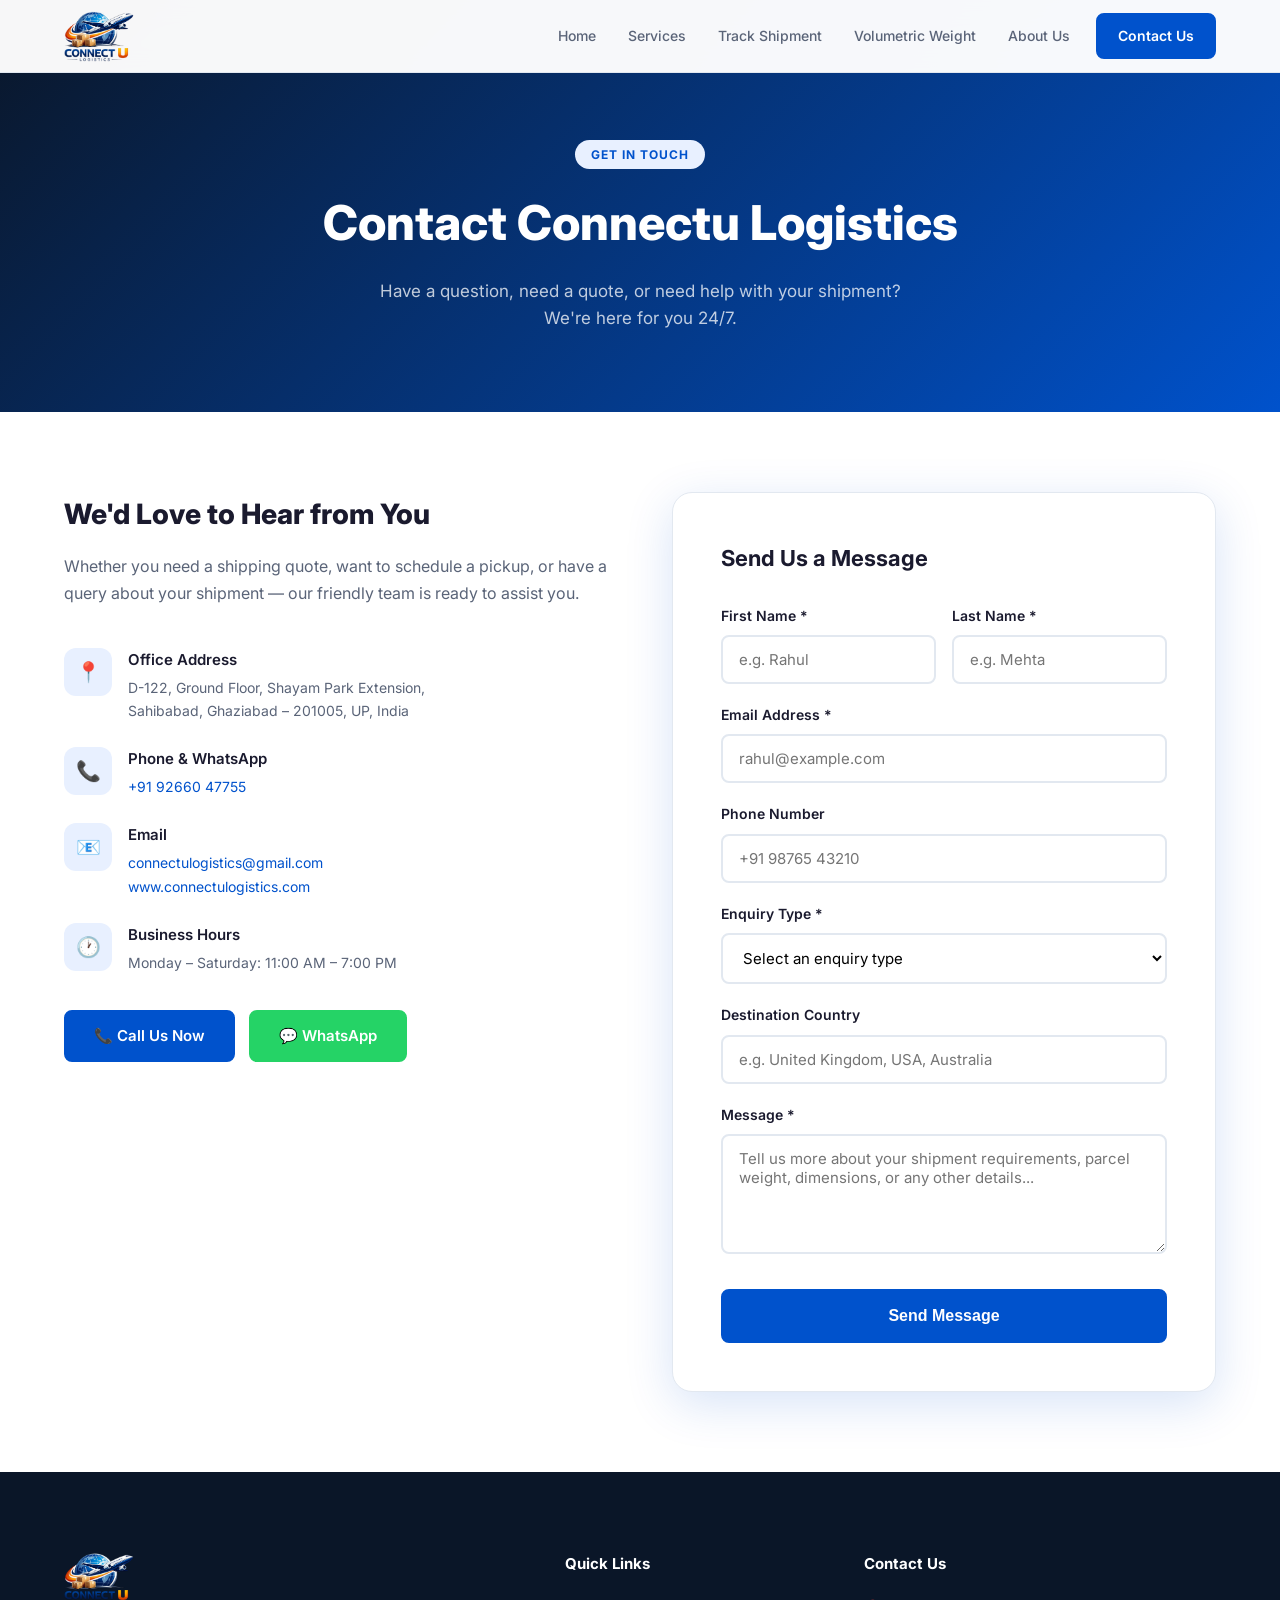
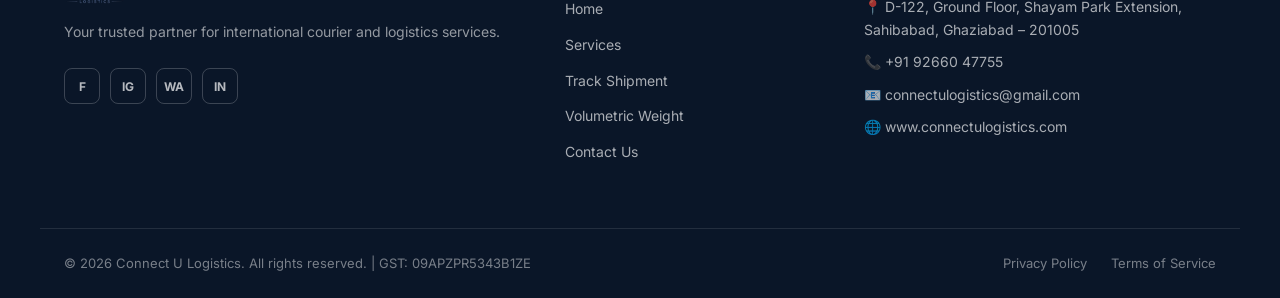
<file: contact.html>
<!DOCTYPE html>
<html lang="en">
<head>
  <meta charset="UTF-8" />
  <meta name="viewport" content="width=device-width, initial-scale=1.0" />
  <title>Contact Us – Connectu Logistics</title>
  <meta name="description" content="Get in touch with Connectu Logistics for shipping quotes, enquiries, or support. We're here to help 24/7." />
  <link rel="stylesheet" href="style.css" />
  <link href="https://fonts.googleapis.com/css2?family=Inter:wght@300;400;500;600;700;800&display=swap" rel="stylesheet" />
</head>
<body>

  <!-- HEADER -->
  <header class="header" id="header">
    <div class="container header-inner">
      <a href="index.html" class="logo">
        <img src="logo.png" alt="Connect U Logistics" class="logo-img" />
      </a>
      <nav class="nav" id="nav">
        <a href="index.html" class="nav-link">Home</a>
        <a href="index.html#services" class="nav-link">Services</a>
        <a href="tracking.html" class="nav-link">Track Shipment</a>
        <a href="volumetric.html" class="nav-link">Volumetric Weight</a>
        <a href="index.html#about" class="nav-link">About Us</a>
        <a href="contact.html" class="btn btn-primary nav-cta active">Contact Us</a>
      </nav>
      <button class="hamburger" id="hamburger" aria-label="Toggle menu">
        <span></span><span></span><span></span>
      </button>
    </div>
  </header>

  <!-- PAGE HERO -->
  <section class="page-hero">
    <div class="container">
      <span class="section-badge" style="margin-bottom:16px; display:inline-block;">Get In Touch</span>
      <h1>Contact Connectu Logistics</h1>
      <p>Have a question, need a quote, or need help with your shipment? We're here for you 24/7.</p>
    </div>
  </section>

  <!-- CONTACT SECTION -->
  <section class="contact-section">
    <div class="container">
      <div class="contact-grid">

        <!-- Contact Info -->
        <div class="contact-info">
          <h2>We'd Love to Hear from You</h2>
          <p>Whether you need a shipping quote, want to schedule a pickup, or have a query about your shipment — our friendly team is ready to assist you.</p>

          <div class="contact-details">
            <div class="contact-detail">
              <div class="contact-detail-icon">📍</div>
              <div>
                <h4>Office Address</h4>
                <p>D-122, Ground Floor, Shayam Park Extension,<br />Sahibabad, Ghaziabad – 201005, UP, India</p>
              </div>
            </div>
            <div class="contact-detail">
              <div class="contact-detail-icon">📞</div>
              <div>
                <h4>Phone & WhatsApp</h4>
                <p><a href="tel:+919266047755" style="color:var(--primary);">+91 92660 47755</a></p>
              </div>
            </div>
            <div class="contact-detail">
              <div class="contact-detail-icon">📧</div>
              <div>
                <h4>Email</h4>
                <p><a href="mailto:connectulogistics@gmail.com" style="color:var(--primary);">connectulogistics@gmail.com</a></p>
                <p><a href="https://www.connectulogistics.com" style="color:var(--primary);">www.connectulogistics.com</a></p>
              </div>
            </div>
            <div class="contact-detail">
              <div class="contact-detail-icon">🕐</div>
              <div>
                <h4>Business Hours</h4>
                <p>Monday – Saturday: 11:00 AM – 7:00 PM</p>
              </div>
            </div>
          </div>

          <!-- Quick contact buttons -->
          <div style="margin-top:36px; display:flex; gap:14px; flex-wrap:wrap;">
            <a href="tel:+919266047755" class="btn btn-primary">📞 Call Us Now</a>
            <a href="https://wa.me/919266047755" class="btn" style="background:#25D366; color:#fff; border-color:#25D366;">💬 WhatsApp</a>
          </div>
        </div>

        <!-- Contact Form -->
        <div class="contact-form-card">
          <h3>Send Us a Message</h3>
          <form id="contactForm" action="https://formspree.io/f/mpqbndzb" method="POST">
            <div class="form-row">
              <div class="form-group">
                <label>First Name *</label>
                <input type="text" name="first_name" placeholder="e.g. Rahul" required />
              </div>
              <div class="form-group">
                <label>Last Name *</label>
                <input type="text" name="last_name" placeholder="e.g. Mehta" required />
              </div>
            </div>
            <div class="form-group">
              <label>Email Address *</label>
              <input type="email" name="email" placeholder="rahul@example.com" required />
            </div>
            <div class="form-group">
              <label>Phone Number</label>
              <input type="tel" name="phone" placeholder="+91 98765 43210" />
            </div>
            <div class="form-group">
              <label>Enquiry Type *</label>
              <select name="enquiry_type" required>
                <option value="">Select an enquiry type</option>
                <option>Shipping Quote</option>
                <option>Schedule Pickup</option>
                <option>Track My Shipment</option>
                <option>Customs / Documentation</option>
                <option>Complaint / Feedback</option>
                <option>General Enquiry</option>
              </select>
            </div>
            <div class="form-group">
              <label>Destination Country</label>
              <input type="text" name="destination" placeholder="e.g. United Kingdom, USA, Australia" />
            </div>
            <div class="form-group">
              <label>Message *</label>
              <textarea name="message" placeholder="Tell us more about your shipment requirements, parcel weight, dimensions, or any other details..." required></textarea>
            </div>
            <input type="hidden" name="_subject" value="New Enquiry – Connectu Logistics Website" />
            <input type="hidden" name="_replyto" value="connectulogistics@gmail.com" />
            <button type="submit" class="btn btn-primary form-submit">Send Message</button>
          </form>
          <div id="formSuccess" style="display:none; margin-top:20px; background:var(--primary-light); border:1px solid rgba(0,82,204,0.3); border-radius:var(--radius); padding:20px; text-align:center;">
            <div style="font-size:36px; margin-bottom:8px;">✅</div>
            <h4 style="color:var(--primary); margin-bottom:4px;">Message Sent Successfully!</h4>
            <p style="font-size:14px; color:var(--text-muted);">Thank you for contacting us. Our team will get back to you within 24 hours.</p>
          </div>
        </div>

      </div>

    </div>
  </section>

  <!-- FOOTER -->
  <footer class="footer">
    <div class="container footer-grid">
      <div class="footer-brand">
        <a href="index.html" class="logo logo-white">
          <img src="logo.png" alt="Connect U Logistics" class="logo-img" />
        </a>
        <p>Your trusted partner for international courier and logistics services.</p>
        <div class="social-links">
          <a href="#" class="social-link">f</a>
          <a href="#" class="social-link">ig</a>
          <a href="#" class="social-link">wa</a>
          <a href="#" class="social-link">in</a>
        </div>
      </div>
      <div class="footer-col">
        <h4>Quick Links</h4>
        <ul>
          <li><a href="index.html">Home</a></li>
          <li><a href="index.html#services">Services</a></li>
          <li><a href="tracking.html">Track Shipment</a></li>
          <li><a href="volumetric.html">Volumetric Weight</a></li>
          <li><a href="contact.html">Contact Us</a></li>
        </ul>
      </div>
      <div class="footer-col">
        <h4>Contact Us</h4>
        <ul class="contact-list">
          <li>📍 D-122, Ground Floor, Shayam Park Extension, Sahibabad, Ghaziabad – 201005</li>
          <li>📞 <a href="tel:+919266047755">+91 92660 47755</a></li>
          <li>📧 <a href="mailto:connectulogistics@gmail.com">connectulogistics@gmail.com</a></li>
          <li>🌐 <a href="https://www.connectulogistics.com">www.connectulogistics.com</a></li>
        </ul>
      </div>
    </div>
    <div class="footer-bottom">
      <div class="container footer-bottom-inner">
        <p>© 2026 Connect U Logistics. All rights reserved. | GST: 09APZPR5343B1ZE</p>
        <div class="footer-links">
          <a href="#">Privacy Policy</a>
          <a href="#">Terms of Service</a>
        </div>
      </div>
    </div>
  </footer>

  <script src="script.js"></script>
  <script>
    var form = document.getElementById('contactForm');
    form.addEventListener('submit', function(e) {
      e.preventDefault();
      var data = new FormData(form);
      fetch(form.action, {
        method: 'POST',
        body: data,
        headers: { 'Accept': 'application/json' }
      }).then(function(response) {
        if (response.ok) {
          form.style.display = 'none';
          document.getElementById('formSuccess').style.display = 'block';
        } else {
          alert('Something went wrong. Please email us directly at connectulogistics@gmail.com');
        }
      }).catch(function() {
        alert('Something went wrong. Please email us directly at connectulogistics@gmail.com');
      });
    });
  </script>
</body>
</html>
</file>
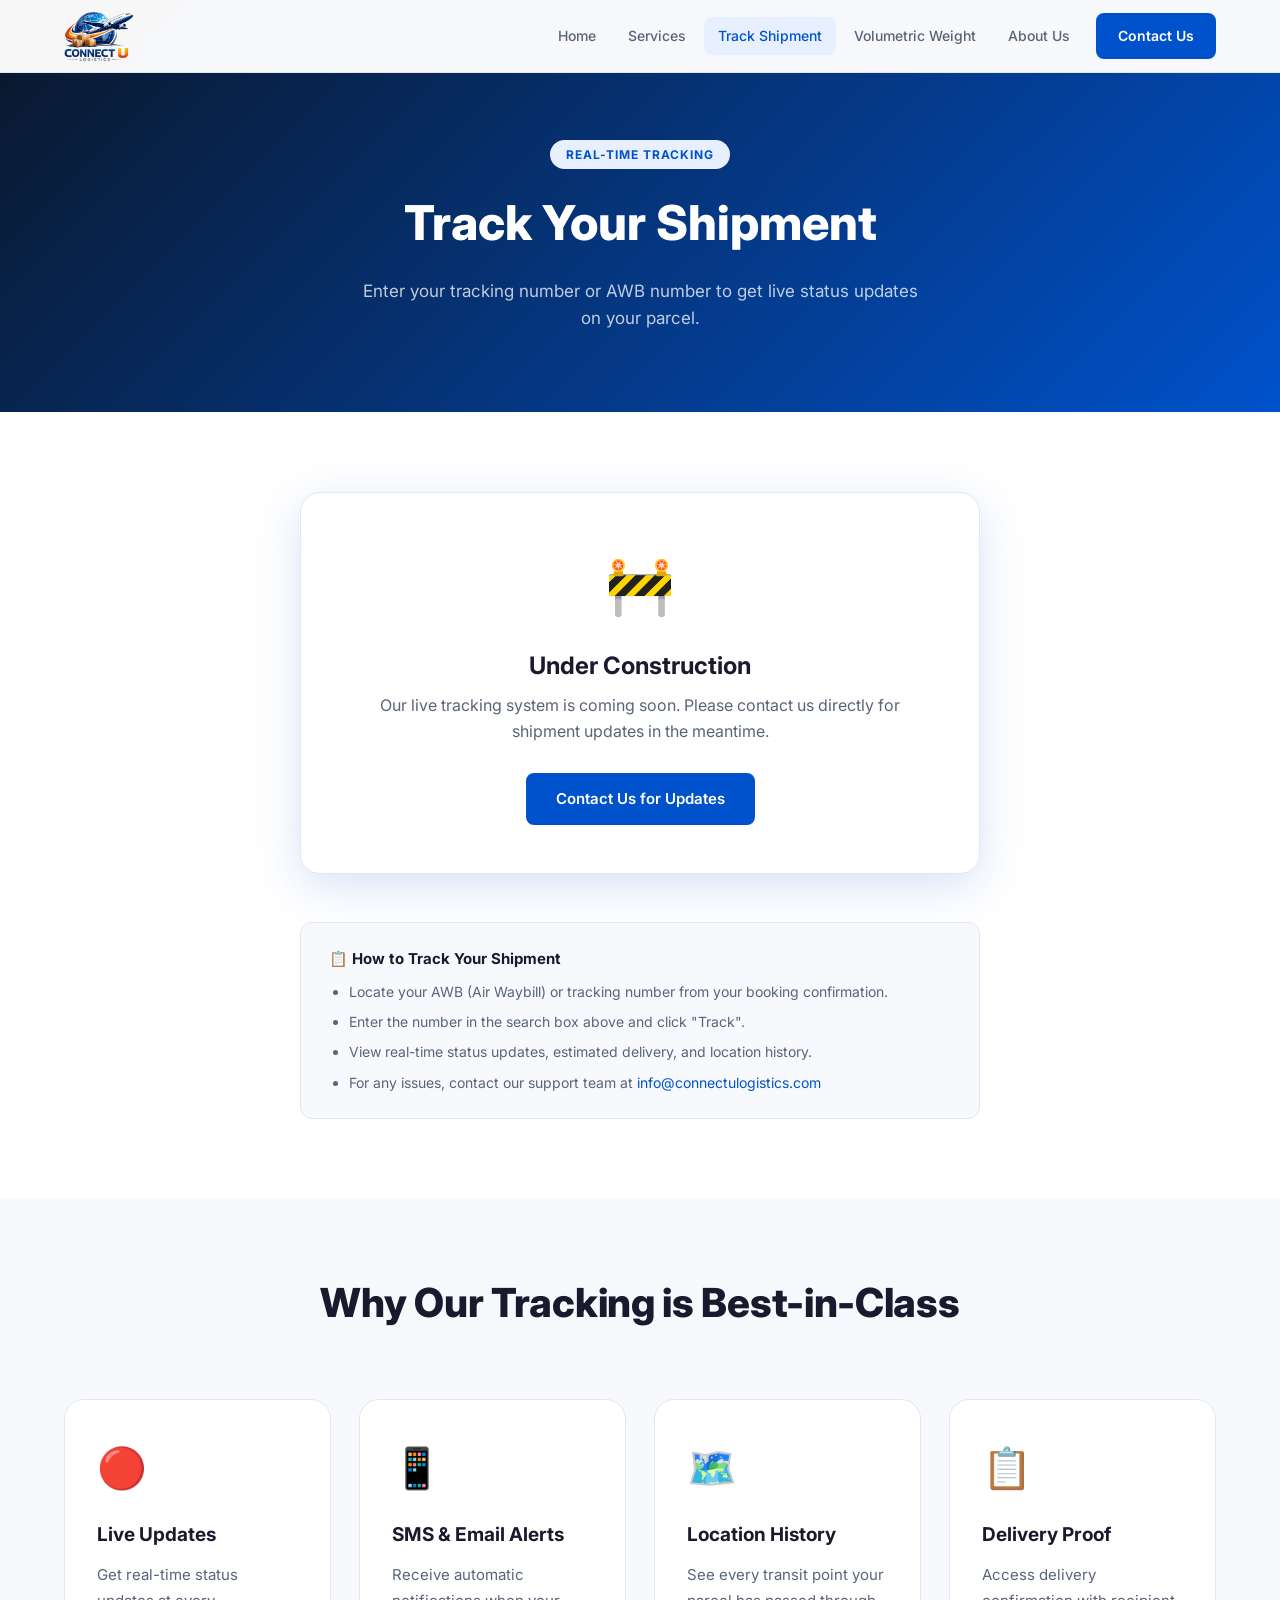
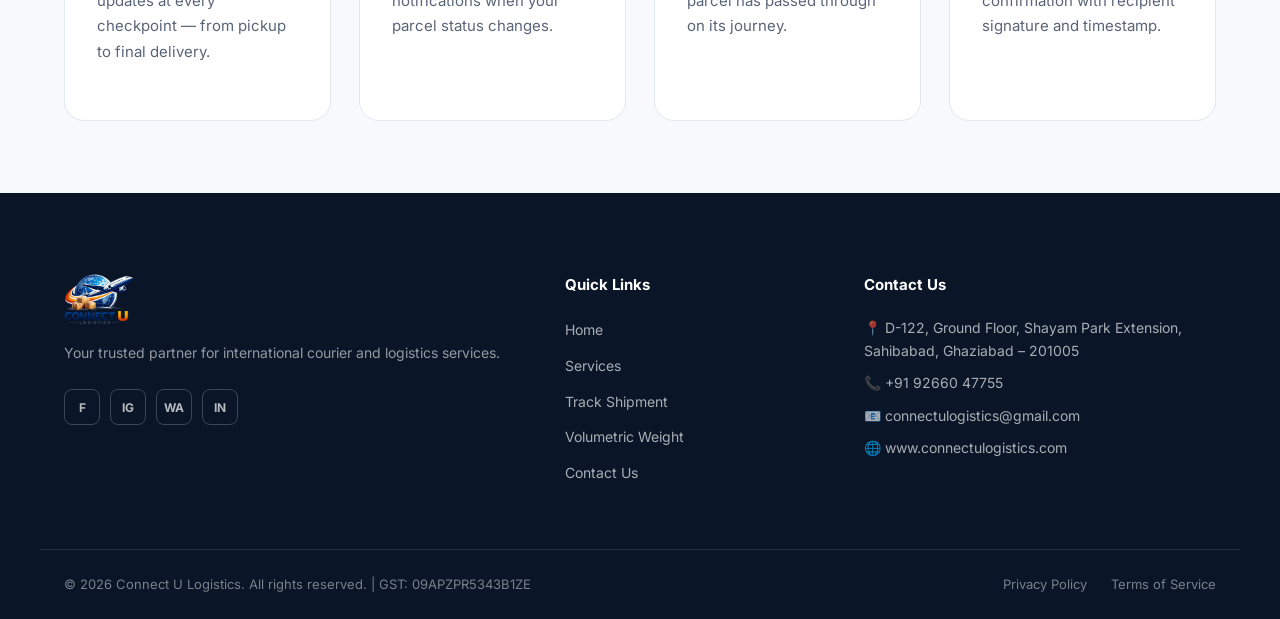
<file: tracking.html>
<!DOCTYPE html>
<html lang="en">
<head>
  <meta charset="UTF-8" />
  <meta name="viewport" content="width=device-width, initial-scale=1.0" />
  <title>Track Shipment – Connectu Logistics</title>
  <meta name="description" content="Track your Connectu Logistics shipment in real-time. Enter your AWB or tracking number to get live updates." />
  <link rel="stylesheet" href="style.css" />
  <link href="https://fonts.googleapis.com/css2?family=Inter:wght@300;400;500;600;700;800&display=swap" rel="stylesheet" />
</head>
<body>

  <!-- HEADER -->
  <header class="header" id="header">
    <div class="container header-inner">
      <a href="index.html" class="logo">
        <img src="logo.png" alt="Connect U Logistics" class="logo-img" />
      </a>
      <nav class="nav" id="nav">
        <a href="index.html" class="nav-link">Home</a>
        <a href="index.html#services" class="nav-link">Services</a>
        <a href="tracking.html" class="nav-link active">Track Shipment</a>
        <a href="volumetric.html" class="nav-link">Volumetric Weight</a>
        <a href="index.html#about" class="nav-link">About Us</a>
        <a href="contact.html" class="btn btn-primary nav-cta">Contact Us</a>
      </nav>
      <button class="hamburger" id="hamburger" aria-label="Toggle menu">
        <span></span><span></span><span></span>
      </button>
    </div>
  </header>

  <!-- PAGE HERO -->
  <section class="page-hero">
    <div class="container">
      <span class="section-badge" style="margin-bottom:16px; display:inline-block;">Real-Time Tracking</span>
      <h1>Track Your Shipment</h1>
      <p>Enter your tracking number or AWB number to get live status updates on your parcel.</p>
    </div>
  </section>

  <!-- TRACKING SECTION -->
  <section class="tracking-section">
    <div class="container">
      <div class="tracking-card" style="text-align:center;">
        <div style="font-size:56px; margin-bottom:16px;">🚧</div>
        <h2>Under Construction</h2>
        <p style="color:var(--text-muted); font-size:16px; margin-bottom:0;">Our live tracking system is coming soon. Please contact us directly for shipment updates in the meantime.</p>
        <a href="contact.html" class="btn btn-primary" style="margin-top:28px;">Contact Us for Updates</a>
      </div>

      <!-- Result placeholder -->
      <div class="tracking-info" id="trackResult" style="display:none;">
        <div class="tracking-info-box">
          <h3>Tracking Result for: <span id="trackNum"></span></h3>
          <p id="trackStatus"></p>
        </div>
        <!-- Timeline -->
        <div class="track-timeline" id="trackTimeline"></div>
      </div>

      <!-- Info box -->
      <div class="tracking-info">
        <div style="background: var(--bg-soft); border: 1px solid var(--border); border-radius: var(--radius); padding: 24px 28px; margin-top: 16px;">
          <h3 style="font-size:15px; font-weight:700; margin-bottom:10px;">📋 How to Track Your Shipment</h3>
          <ul style="display:flex; flex-direction:column; gap:8px; color: var(--text-muted); font-size:14px; list-style: disc; padding-left:20px;">
            <li>Locate your AWB (Air Waybill) or tracking number from your booking confirmation.</li>
            <li>Enter the number in the search box above and click "Track".</li>
            <li>View real-time status updates, estimated delivery, and location history.</li>
            <li>For any issues, contact our support team at <a href="mailto:info@connectulogistics.com" style="color:var(--primary);">info@connectulogistics.com</a></li>
          </ul>
        </div>
      </div>
    </div>
  </section>

  <!-- WHY TRACK WITH US -->
  <section class="section" style="background: var(--bg-soft); padding: 72px 0;">
    <div class="container">
      <div class="section-header">
        <h2 class="section-title">Why Our Tracking is Best-in-Class</h2>
      </div>
      <div class="services-grid" style="grid-template-columns: repeat(auto-fit, minmax(240px, 1fr));">
        <div class="service-card">
          <div class="service-icon">🔴</div>
          <h3>Live Updates</h3>
          <p>Get real-time status updates at every checkpoint — from pickup to final delivery.</p>
        </div>
        <div class="service-card">
          <div class="service-icon">📱</div>
          <h3>SMS & Email Alerts</h3>
          <p>Receive automatic notifications when your parcel status changes.</p>
        </div>
        <div class="service-card">
          <div class="service-icon">🗺️</div>
          <h3>Location History</h3>
          <p>See every transit point your parcel has passed through on its journey.</p>
        </div>
        <div class="service-card">
          <div class="service-icon">📋</div>
          <h3>Delivery Proof</h3>
          <p>Access delivery confirmation with recipient signature and timestamp.</p>
        </div>
      </div>
    </div>
  </section>

  <!-- FOOTER -->
  <footer class="footer">
    <div class="container footer-grid">
      <div class="footer-brand">
        <a href="index.html" class="logo logo-white">
          <img src="logo.png" alt="Connect U Logistics" class="logo-img" />
        </a>
        <p>Your trusted partner for international courier and logistics services.</p>
        <div class="social-links">
          <a href="#" class="social-link">f</a>
          <a href="#" class="social-link">ig</a>
          <a href="#" class="social-link">wa</a>
          <a href="#" class="social-link">in</a>
        </div>
      </div>
      <div class="footer-col">
        <h4>Quick Links</h4>
        <ul>
          <li><a href="index.html">Home</a></li>
          <li><a href="index.html#services">Services</a></li>
          <li><a href="tracking.html">Track Shipment</a></li>
          <li><a href="volumetric.html">Volumetric Weight</a></li>
          <li><a href="contact.html">Contact Us</a></li>
        </ul>
      </div>
      <div class="footer-col">
        <h4>Contact Us</h4>
        <ul class="contact-list">
          <li>📍 D-122, Ground Floor, Shayam Park Extension, Sahibabad, Ghaziabad – 201005</li>
          <li>📞 <a href="tel:+919266047755">+91 92660 47755</a></li>
          <li>📧 <a href="mailto:connectulogistics@gmail.com">connectulogistics@gmail.com</a></li>
          <li>🌐 <a href="https://www.connectulogistics.com">www.connectulogistics.com</a></li>
        </ul>
      </div>
    </div>
    <div class="footer-bottom">
      <div class="container footer-bottom-inner">
        <p>© 2026 Connect U Logistics. All rights reserved. | GST: 09APZPR5343B1ZE</p>
        <div class="footer-links">
          <a href="#">Privacy Policy</a>
          <a href="#">Terms of Service</a>
        </div>
      </div>
    </div>
  </footer>

  <script src="script.js"></script>
  <script>
    document.getElementById('trackForm').addEventListener('submit', function(e) {
      e.preventDefault();
      const num = document.getElementById('trackInput').value.trim();
      document.getElementById('trackNum').textContent = num;
      document.getElementById('trackStatus').textContent = 'Please contact our support team for detailed tracking information on this shipment, or check back shortly as our live tracking system updates.';
      document.getElementById('trackResult').style.display = 'block';
      document.getElementById('trackResult').scrollIntoView({ behavior: 'smooth', block: 'start' });
    });
  </script>
</body>
</html>
</file>
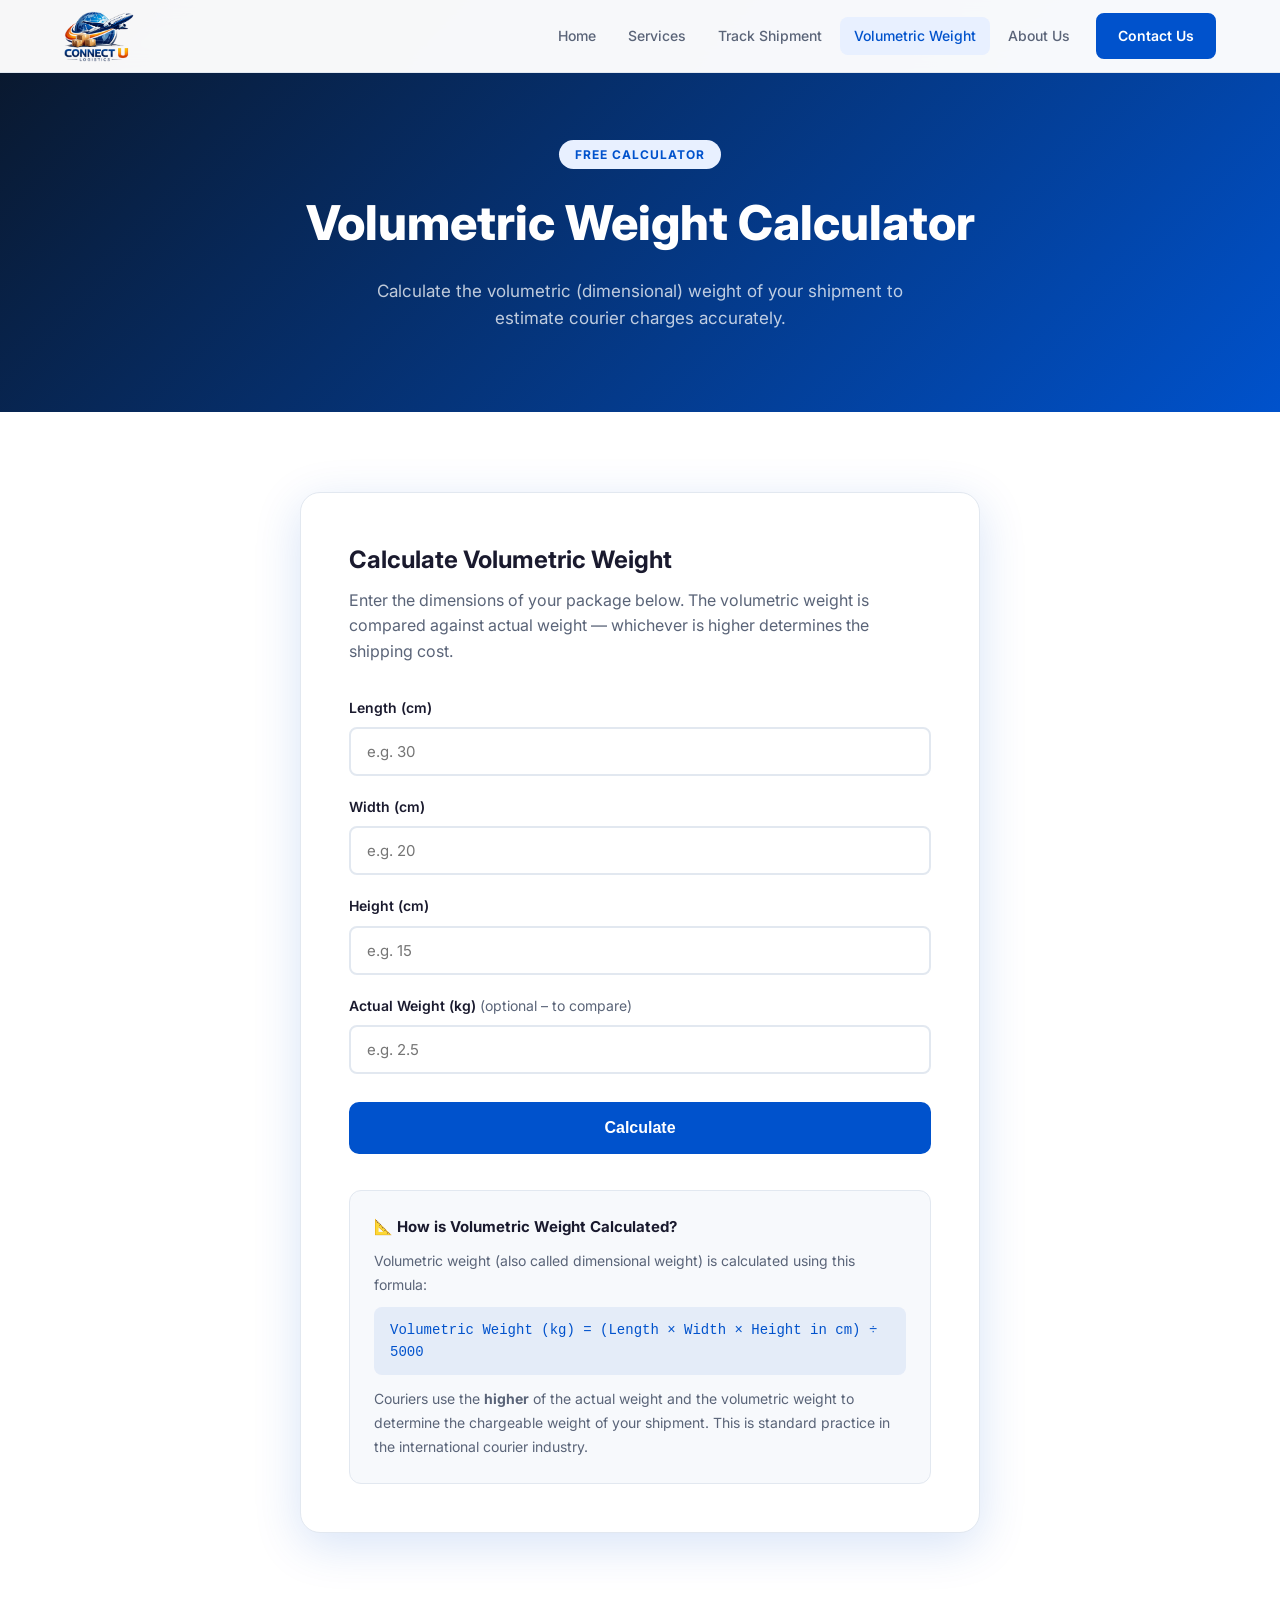
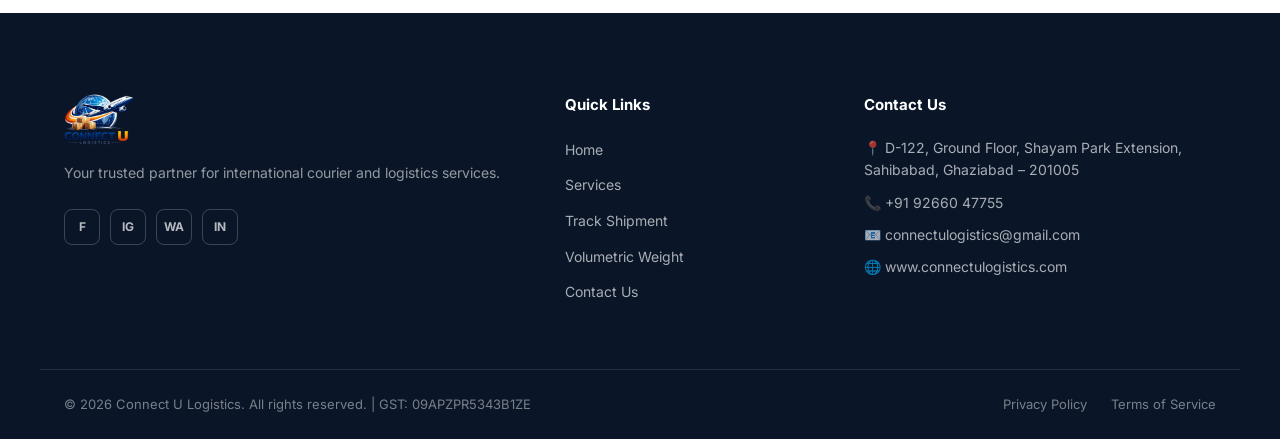
<file: volumetric.html>
<!DOCTYPE html>
<html lang="en">
<head>
  <meta charset="UTF-8" />
  <meta name="viewport" content="width=device-width, initial-scale=1.0" />
  <title>Volumetric Weight Calculator – Connectu Logistics</title>
  <meta name="description" content="Calculate the volumetric weight of your shipment using our free online calculator. Understand how courier charges are calculated." />
  <link rel="stylesheet" href="style.css" />
  <link href="https://fonts.googleapis.com/css2?family=Inter:wght@300;400;500;600;700;800&display=swap" rel="stylesheet" />
</head>
<body>

  <!-- HEADER -->
  <header class="header" id="header">
    <div class="container header-inner">
      <a href="index.html" class="logo">
        <img src="logo.png" alt="Connect U Logistics" class="logo-img" />
      </a>
      <nav class="nav" id="nav">
        <a href="index.html" class="nav-link">Home</a>
        <a href="index.html#services" class="nav-link">Services</a>
        <a href="tracking.html" class="nav-link">Track Shipment</a>
        <a href="volumetric.html" class="nav-link active">Volumetric Weight</a>
        <a href="index.html#about" class="nav-link">About Us</a>
        <a href="contact.html" class="btn btn-primary nav-cta">Contact Us</a>
      </nav>
      <button class="hamburger" id="hamburger" aria-label="Toggle menu">
        <span></span><span></span><span></span>
      </button>
    </div>
  </header>

  <!-- PAGE HERO -->
  <section class="page-hero">
    <div class="container">
      <span class="section-badge" style="margin-bottom:16px; display:inline-block;">Free Calculator</span>
      <h1>Volumetric Weight Calculator</h1>
      <p>Calculate the volumetric (dimensional) weight of your shipment to estimate courier charges accurately.</p>
    </div>
  </section>

  <!-- VOLUMETRIC SECTION -->
  <section class="volumetric-section">
    <div class="container">
      <div class="volumetric-card">
        <h2>Calculate Volumetric Weight</h2>
        <p>Enter the dimensions of your package below. The volumetric weight is compared against actual weight — whichever is higher determines the shipping cost.</p>

        <div class="form-group">
          <label>Length (cm)</label>
          <input type="number" id="length" class="big-track-input" placeholder="e.g. 30" min="1" />
        </div>
        <div class="form-group">
          <label>Width (cm)</label>
          <input type="number" id="width" class="big-track-input" placeholder="e.g. 20" min="1" />
        </div>
        <div class="form-group">
          <label>Height (cm)</label>
          <input type="number" id="height" class="big-track-input" placeholder="e.g. 15" min="1" />
        </div>
        <div class="form-group">
          <label>Actual Weight (kg) <span style="font-weight:400; color:var(--text-muted);">(optional – to compare)</span></label>
          <input type="number" id="actualWeight" class="big-track-input" placeholder="e.g. 2.5" min="0" step="0.1" />
        </div>

        <button class="btn btn-primary btn-lg" onclick="calculateVolumetric()" style="width:100%; justify-content:center; margin-top:8px;">Calculate</button>

        <div class="vol-result" id="volResult">
          <h3>Volumetric Weight</h3>
          <div>
            <span class="result-num" id="volNum">0</span>
            <span class="result-unit">kg</span>
          </div>
          <p id="chargeableNote" style="margin-top:12px; font-size:14px; color:var(--text-muted);"></p>
        </div>

        <div class="info-box">
          <h3>📐 How is Volumetric Weight Calculated?</h3>
          <p>Volumetric weight (also called dimensional weight) is calculated using this formula:</p>
          <code>Volumetric Weight (kg) = (Length × Width × Height in cm) ÷ 5000</code>
          <p style="margin-top:12px;">Couriers use the <strong>higher</strong> of the actual weight and the volumetric weight to determine the chargeable weight of your shipment. This is standard practice in the international courier industry.</p>
        </div>

      </div>
    </div>
  </section>

  <!-- FOOTER -->
  <footer class="footer">
    <div class="container footer-grid">
      <div class="footer-brand">
        <a href="index.html" class="logo logo-white">
          <img src="logo.png" alt="Connect U Logistics" class="logo-img" />
        </a>
        <p>Your trusted partner for international courier and logistics services.</p>
        <div class="social-links">
          <a href="#" class="social-link">f</a>
          <a href="#" class="social-link">ig</a>
          <a href="#" class="social-link">wa</a>
          <a href="#" class="social-link">in</a>
        </div>
      </div>
      <div class="footer-col">
        <h4>Quick Links</h4>
        <ul>
          <li><a href="index.html">Home</a></li>
          <li><a href="index.html#services">Services</a></li>
          <li><a href="tracking.html">Track Shipment</a></li>
          <li><a href="volumetric.html">Volumetric Weight</a></li>
          <li><a href="contact.html">Contact Us</a></li>
        </ul>
      </div>
      <div class="footer-col">
        <h4>Contact Us</h4>
        <ul class="contact-list">
          <li>📍 D-122, Ground Floor, Shayam Park Extension, Sahibabad, Ghaziabad – 201005</li>
          <li>📞 <a href="tel:+919266047755">+91 92660 47755</a></li>
          <li>📧 <a href="mailto:connectulogistics@gmail.com">connectulogistics@gmail.com</a></li>
          <li>🌐 <a href="https://www.connectulogistics.com">www.connectulogistics.com</a></li>
        </ul>
      </div>
    </div>
    <div class="footer-bottom">
      <div class="container footer-bottom-inner">
        <p>© 2026 Connect U Logistics. All rights reserved. | GST: 09APZPR5343B1ZE</p>
        <div class="footer-links">
          <a href="#">Privacy Policy</a>
          <a href="#">Terms of Service</a>
        </div>
      </div>
    </div>
  </footer>

  <script src="script.js"></script>
  <script>
    function calculateVolumetric() {
      const l = parseFloat(document.getElementById('length').value) || 0;
      const w = parseFloat(document.getElementById('width').value) || 0;
      const h = parseFloat(document.getElementById('height').value) || 0;
      const actual = parseFloat(document.getElementById('actualWeight').value) || 0;

      if (!l || !w || !h) {
        alert('Please enter all three dimensions (Length, Width, Height).');
        return;
      }

      const vol = (l * w * h) / 5000;
      document.getElementById('volNum').textContent = vol.toFixed(2);

      let note = '';
      if (actual > 0) {
        const chargeable = Math.max(vol, actual);
        note = `Actual weight: ${actual} kg | Volumetric weight: ${vol.toFixed(2)} kg | Chargeable weight: ${chargeable.toFixed(2)} kg`;
      } else {
        note = 'Enter actual weight above to compare and find chargeable weight.';
      }
      document.getElementById('chargeableNote').textContent = note;

      const result = document.getElementById('volResult');
      result.classList.add('show');
      result.scrollIntoView({ behavior: 'smooth', block: 'nearest' });
    }
  </script>
</body>
</html>
</file>
<file: style.css>
/* ===== RESET & BASE ===== */
*, *::before, *::after { box-sizing: border-box; margin: 0; padding: 0; }

:root {
  --primary: #0052CC;
  --primary-dark: #003d99;
  --primary-light: #e8f0ff;
  --accent: #FF6B00;
  --accent-dark: #e05d00;
  --text: #1a1a2e;
  --text-muted: #5a6478;
  --border: #e2e8f0;
  --bg: #ffffff;
  --bg-soft: #f7f9fc;
  --white: #ffffff;
  --shadow: 0 4px 24px rgba(0,82,204,0.10);
  --shadow-lg: 0 12px 48px rgba(0,82,204,0.16);
  --radius: 12px;
  --radius-lg: 20px;
  --transition: 0.25s ease;
}

html { scroll-behavior: smooth; }

body {
  font-family: 'Inter', sans-serif;
  color: var(--text);
  background: var(--bg);
  line-height: 1.6;
  font-size: 16px;
}

a { text-decoration: none; color: inherit; }
ul { list-style: none; }
img { max-width: 100%; display: block; }

.container {
  max-width: 1200px;
  margin: 0 auto;
  padding: 0 24px;
}

/* ===== BUTTONS ===== */
.btn {
  display: inline-flex;
  align-items: center;
  gap: 8px;
  padding: 12px 28px;
  border-radius: 8px;
  font-weight: 600;
  font-size: 15px;
  cursor: pointer;
  border: 2px solid transparent;
  transition: all var(--transition);
  white-space: nowrap;
}
.btn-primary {
  background: var(--primary);
  color: var(--white);
  border-color: var(--primary);
}
.btn-primary:hover { background: var(--primary-dark); border-color: var(--primary-dark); transform: translateY(-1px); box-shadow: var(--shadow); }
.btn-outline {
  background: transparent;
  color: var(--white);
  border-color: rgba(255,255,255,0.6);
}
.btn-outline:hover { background: rgba(255,255,255,0.12); border-color: var(--white); }
.btn-white { background: var(--white); color: var(--primary); border-color: var(--white); }
.btn-white:hover { background: var(--primary-light); }
.btn-outline-white { background: transparent; color: var(--white); border-color: rgba(255,255,255,0.7); }
.btn-outline-white:hover { background: rgba(255,255,255,0.15); }
.btn-lg { padding: 15px 36px; font-size: 16px; border-radius: 10px; }

/* ===== HEADER ===== */
.header {
  position: fixed;
  top: 0; left: 0; right: 0;
  z-index: 1000;
  background: rgba(255,255,255,0.97);
  backdrop-filter: blur(12px);
  border-bottom: 1px solid var(--border);
  transition: box-shadow var(--transition);
}
.header.scrolled { box-shadow: var(--shadow); }
.header-inner {
  display: flex;
  align-items: center;
  justify-content: space-between;
  height: 72px;
  gap: 32px;
}

/* Logo */
.logo {
  display: flex;
  align-items: center;
  gap: 10px;
  font-size: 22px;
  font-weight: 800;
  color: var(--primary);
  flex-shrink: 0;
}
.logo-img { height: 52px; width: auto; object-fit: contain; }
.logo-icon { font-size: 26px; }
.logo-text { color: var(--text); }
.logo-accent { color: var(--primary); }
.logo-white .logo-text { color: rgba(255,255,255,0.85); }
.logo-white .logo-accent { color: var(--white); }

/* Partners bar */
.partners-bar {
  text-align: center;
  margin-top: 56px;
  padding: 48px 0 0;
  border-top: 1px solid var(--border);
}
.partners-label {
  font-size: 12px;
  font-weight: 700;
  color: var(--text-muted);
  letter-spacing: 2px;
  text-transform: uppercase;
  margin-bottom: 32px;
}
.partners-sub {
  font-size: 15px;
  color: var(--text-muted);
  margin-top: 28px;
  font-weight: 500;
}

.partners-logos { display: flex; align-items: center; justify-content: center; gap: 24px; flex-wrap: wrap; }

.partner-badge {
  padding: 16px 36px;
  border-radius: 12px;
  font-size: 24px;
  font-weight: 900;
  letter-spacing: -0.5px;
  border: 2px solid var(--border);
  flex-shrink: 0;
  transition: transform 0.2s ease, box-shadow 0.2s ease;
  cursor: default;
}
.partner-badge:hover { transform: translateY(-4px) scale(1.05); box-shadow: var(--shadow-lg); }
.partner-badge.dhl { background: #FFCC00; color: #D40511; }
.partner-badge.fedex { background: #fff; color: #4D148C; }
.partner-badge.fedex span { color: #FF6600; }
.partner-badge.ups { background: #351C15; color: #FFB500; }
.partner-divider { font-size: 20px; color: var(--text-muted); flex-shrink: 0; opacity: 0.4; }

/* Nav */
.nav {
  display: flex;
  align-items: center;
  gap: 4px;
  flex-wrap: nowrap;
}
.nav-link {
  padding: 8px 14px;
  border-radius: 8px;
  font-size: 14px;
  font-weight: 500;
  color: var(--text-muted);
  transition: all var(--transition);
}
.nav-link:hover, .nav-link.active { color: var(--primary); background: var(--primary-light); }
.nav-cta { margin-left: 8px; padding: 10px 20px; font-size: 14px; }

/* Hamburger */
.hamburger {
  display: none;
  flex-direction: column;
  gap: 5px;
  background: none;
  border: none;
  cursor: pointer;
  padding: 4px;
}
.hamburger span { display: block; width: 24px; height: 2px; background: var(--text); border-radius: 2px; transition: all var(--transition); }

/* ===== HERO ===== */
.hero {
  position: relative;
  min-height: 100vh;
  display: flex;
  align-items: center;
  overflow: hidden;
  background: linear-gradient(135deg, #0a1628 0%, #0d2151 40%, #0052CC 100%);
  padding-top: 72px;
}
.hero-video {
  position: absolute;
  inset: 0;
  width: 100%;
  height: 100%;
  object-fit: cover;
  opacity: 0.55;
  z-index: 0;
}
.hero-bg {
  position: absolute;
  inset: 0;
  background: linear-gradient(to right, rgba(0,0,0,0.75) 0%, rgba(0,0,0,0.45) 60%, rgba(0,0,0,0.2) 100%);
  pointer-events: none;
}
.hero-content {
  position: relative;
  z-index: 1;
  padding: 80px 24px;
  max-width: 780px;
}
.hero-badge {
  display: inline-block;
  background: rgba(255,107,0,0.2);
  color: #ffaa66;
  border: 1px solid rgba(255,107,0,0.4);
  padding: 6px 18px;
  border-radius: 50px;
  font-size: 13px;
  font-weight: 600;
  letter-spacing: 0.5px;
  text-transform: uppercase;
  margin-bottom: 24px;
}
.hero-title {
  font-size: clamp(36px, 5vw, 64px);
  font-weight: 800;
  color: var(--white);
  line-height: 1.15;
  margin-bottom: 20px;
  letter-spacing: -0.5px;
  text-shadow: 0 2px 16px rgba(0,0,0,0.6);
}
.gradient-text {
  background: linear-gradient(90deg, #60a5fa, #a78bfa);
  -webkit-background-clip: text;
  -webkit-text-fill-color: transparent;
  background-clip: text;
}
.hero-subtitle {
  font-size: 18px;
  color: rgba(255,255,255,0.92);
  text-shadow: 0 1px 8px rgba(0,0,0,0.5);
  max-width: 560px;
  margin-bottom: 36px;
  line-height: 1.7;
}
.hero-actions { display: flex; gap: 16px; flex-wrap: wrap; margin-bottom: 56px; }
.hero-stats {
  display: flex;
  align-items: center;
  gap: 0;
  flex-wrap: wrap;
  gap: 16px;
}
.stat { text-align: center; }
.stat-num { display: block; font-size: 28px; font-weight: 800; color: var(--white); }
.stat-label { display: block; font-size: 13px; color: rgba(255,255,255,0.6); margin-top: 2px; }
.stat-divider { width: 1px; height: 44px; background: rgba(255,255,255,0.2); flex-shrink: 0; }

/* ===== TRACK BANNER ===== */
.track-banner { background: linear-gradient(135deg, #0a1628 0%, #0d2151 100%); padding: 64px 0; overflow: hidden; position: relative; }
.track-banner::before {
  content: '';
  position: absolute;
  inset: 0;
  background: url("data:image/svg+xml,%3Csvg width='60' height='60' viewBox='0 0 60 60' xmlns='http://www.w3.org/2000/svg'%3E%3Cg fill='none'%3E%3Cg fill='%23ffffff' fill-opacity='0.03'%3E%3Cpath d='M36 34v-4h-2v4h-4v2h4v4h2v-4h4v-2h-4z'/%3E%3C/g%3E%3C/g%3E%3C/svg%3E");
}

/* Coming soon layout */
.track-coming-soon {
  position: relative;
  z-index: 1;
  display: flex;
  flex-direction: column;
  align-items: center;
  gap: 40px;
}

/* Journey animation */
.journey-track { width: 100%; max-width: 700px; }
.journey-line {
  position: relative;
  height: 6px;
  background: rgba(255,255,255,0.15);
  border-radius: 50px;
  margin-bottom: 10px;
}
.journey-dot {
  position: absolute;
  top: 50%;
  transform: translateY(-50%);
  width: 16px; height: 16px;
  border-radius: 50%;
  background: var(--accent);
  box-shadow: 0 0 0 4px rgba(255,107,0,0.3);
}
.dot-start { left: 0; }
.dot-end { right: 0; background: #60a5fa; box-shadow: 0 0 0 4px rgba(96,165,250,0.3); }
.journey-progress {
  position: absolute;
  top: 0; left: 0;
  height: 100%;
  width: 60%;
  background: linear-gradient(90deg, var(--accent), #60a5fa);
  border-radius: 50px;
  animation: progress-pulse 2.5s ease-in-out infinite alternate;
}
.journey-plane {
  position: absolute;
  top: 50%;
  left: 58%;
  transform: translate(-50%, -60%);
  font-size: 26px;
  animation: fly 2.5s ease-in-out infinite alternate;
  filter: drop-shadow(0 4px 8px rgba(0,0,0,0.4));
}
.journey-labels {
  display: flex;
  justify-content: space-between;
  font-size: 12px;
  color: rgba(255,255,255,0.5);
  font-weight: 600;
  letter-spacing: 1px;
  text-transform: uppercase;
  padding: 0 4px;
}

@keyframes fly {
  0%   { left: 10%; }
  100% { left: 88%; }
}
@keyframes progress-pulse {
  0%   { width: 8%; }
  100% { width: 88%; }
}

/* Coming soon text */
.coming-soon-text { text-align: center; max-width: 580px; }
.coming-soon-badge {
  display: inline-block;
  background: rgba(255,107,0,0.2);
  color: #ffaa66;
  border: 1px solid rgba(255,107,0,0.4);
  padding: 5px 16px;
  border-radius: 50px;
  font-size: 12px;
  font-weight: 700;
  letter-spacing: 1px;
  text-transform: uppercase;
  margin-bottom: 16px;
  animation: badge-glow 2s ease-in-out infinite alternate;
}
@keyframes badge-glow {
  0%   { box-shadow: 0 0 0px rgba(255,107,0,0); }
  100% { box-shadow: 0 0 16px rgba(255,107,0,0.5); }
}
.coming-soon-text h2 { font-size: 28px; font-weight: 800; color: var(--white); margin-bottom: 12px; }
.coming-soon-text p { font-size: 15px; color: rgba(255,255,255,0.7); line-height: 1.7; margin-bottom: 24px; }
.coming-soon-features {
  display: flex;
  justify-content: center;
  gap: 24px;
  flex-wrap: wrap;
  margin-bottom: 24px;
}
.cs-feature {
  display: flex;
  align-items: center;
  gap: 8px;
  font-size: 14px;
  font-weight: 600;
  color: rgba(255,255,255,0.8);
  background: rgba(255,255,255,0.08);
  border: 1px solid rgba(255,255,255,0.12);
  padding: 8px 16px;
  border-radius: 50px;
}

/* Old track card styles kept for reference */
.track-card { display: flex; align-items: center; justify-content: space-between; gap: 32px; padding: 40px 48px; flex-wrap: wrap; }
.track-card-text h2 { color: var(--white); font-size: 22px; margin-bottom: 4px; }
.track-card-text p { color: rgba(255,255,255,0.75); font-size: 15px; }
.track-form { display: flex; gap: 12px; flex: 1; min-width: 280px; max-width: 520px; }
.track-input { flex: 1; padding: 14px 20px; border-radius: 8px; border: 2px solid rgba(255,255,255,0.25); background: rgba(255,255,255,0.12); color: var(--white); font-size: 15px; transition: all var(--transition); outline: none; }
.track-input::placeholder { color: rgba(255,255,255,0.55); }
.track-input:focus { border-color: var(--white); background: rgba(255,255,255,0.18); }
.track-form .btn-primary { background: var(--accent); border-color: var(--accent); flex-shrink: 0; }
.track-form .btn-primary:hover { background: var(--accent-dark); border-color: var(--accent-dark); }

/* ===== SECTIONS ===== */
.section { padding: 96px 0; }
.section-header { text-align: center; max-width: 640px; margin: 0 auto 64px; }
.section-badge {
  display: inline-block;
  background: var(--primary-light);
  color: var(--primary);
  padding: 5px 16px;
  border-radius: 50px;
  font-size: 12px;
  font-weight: 700;
  letter-spacing: 1px;
  text-transform: uppercase;
  margin-bottom: 16px;
}
.section-title { font-size: clamp(26px, 3.5vw, 40px); font-weight: 800; color: var(--text); margin-bottom: 16px; letter-spacing: -0.3px; }
.section-subtitle { font-size: 17px; color: var(--text-muted); line-height: 1.7; }

/* ===== SERVICES ===== */
.services { background: var(--bg-soft); }
.services-grid {
  display: grid;
  grid-template-columns: repeat(auto-fit, minmax(300px, 1fr));
  gap: 28px;
}
.service-card {
  background: var(--white);
  border-radius: var(--radius-lg);
  padding: 36px 32px;
  border: 1px solid var(--border);
  transition: all var(--transition);
  position: relative;
  overflow: hidden;
}
.service-card::before {
  content: '';
  position: absolute;
  top: 0; left: 0; right: 0;
  height: 4px;
  background: linear-gradient(90deg, var(--primary), #60a5fa);
  transform: scaleX(0);
  transform-origin: left;
  transition: transform var(--transition);
}
.service-card:hover { box-shadow: var(--shadow-lg); transform: translateY(-4px); border-color: transparent; }
.service-card:hover::before { transform: scaleX(1); }
.service-icon { font-size: 40px; margin-bottom: 20px; }
.service-card h3 { font-size: 19px; font-weight: 700; margin-bottom: 12px; color: var(--text); }
.service-card p { color: var(--text-muted); font-size: 15px; line-height: 1.7; margin-bottom: 20px; }
.service-link { color: var(--primary); font-weight: 600; font-size: 14px; transition: gap var(--transition); }
.service-link:hover { color: var(--primary-dark); }

/* ===== WHY US ===== */
.why-us-inner {
  display: grid;
  grid-template-columns: 1fr 1fr;
  gap: 80px;
  align-items: center;
}
.why-us-text .section-header { text-align: left; margin: 0 0 40px; }
.why-us-text .section-title { font-size: clamp(24px, 3vw, 36px); }
.features-list { display: flex; flex-direction: column; gap: 24px; }
.feature-item { display: flex; gap: 16px; align-items: flex-start; }
.feature-icon { font-size: 24px; flex-shrink: 0; margin-top: 2px; }
.feature-item h4 { font-size: 16px; font-weight: 700; margin-bottom: 4px; }
.feature-item p { font-size: 14px; color: var(--text-muted); }

/* Image card stack */
.image-card-stack { position: relative; height: 420px; }
.image-card {
  position: absolute;
  background: var(--white);
  border-radius: var(--radius-lg);
  box-shadow: var(--shadow-lg);
  border: 1px solid var(--border);
  padding: 32px;
}
.card-main {
  left: 0; top: 40px;
  width: 78%;
  text-align: center;
  background: linear-gradient(135deg, #0052CC 0%, #0d2151 100%);
  color: var(--white);
  border: none;
}
.card-main .card-icon-lg { font-size: 56px; margin-bottom: 16px; }
.card-main h3 { font-size: 22px; font-weight: 700; margin-bottom: 8px; }
.card-main p { font-size: 14px; opacity: 0.8; }
.card-secondary {
  right: 0; top: 0;
  width: 48%;
  background: var(--accent);
  border: none;
  color: var(--white);
}
.card-tertiary {
  right: 12%;
  bottom: 0;
  width: 50%;
  background: var(--white);
}
.mini-stat .mini-num { display: block; font-size: 28px; font-weight: 800; color: inherit; }
.mini-stat .mini-label { display: block; font-size: 13px; opacity: 0.85; margin-top: 4px; }
.card-tertiary .mini-num { color: var(--primary); }
.card-tertiary .mini-label { color: var(--text-muted); opacity: 1; }

/* ===== HOW IT WORKS ===== */
.how-it-works { background: var(--bg-soft); }
.steps-grid {
  display: flex;
  align-items: stretch;
  gap: 16px;
  justify-content: center;
  flex-wrap: wrap;
}
.step-card {
  background: var(--white);
  border-radius: var(--radius-lg);
  padding: 36px 28px;
  text-align: center;
  border: 1px solid var(--border);
  flex: 1;
  min-width: 200px;
  max-width: 240px;
  transition: all var(--transition);
  position: relative;
}
.step-card:hover { box-shadow: var(--shadow); transform: translateY(-3px); }
.step-number {
  display: inline-block;
  background: var(--primary-light);
  color: var(--primary);
  font-size: 12px;
  font-weight: 800;
  padding: 4px 10px;
  border-radius: 50px;
  margin-bottom: 16px;
  letter-spacing: 1px;
}
.step-icon { font-size: 36px; margin-bottom: 14px; }
.step-card h3 { font-size: 16px; font-weight: 700; margin-bottom: 10px; }
.step-card p { font-size: 14px; color: var(--text-muted); line-height: 1.6; }
.step-arrow { font-size: 24px; color: var(--primary); align-self: center; flex-shrink: 0; }

/* ===== TESTIMONIALS ===== */
.testimonials { background: var(--bg); }
.testimonials-grid {
  display: grid;
  grid-template-columns: repeat(auto-fit, minmax(300px, 1fr));
  gap: 28px;
}
.testimonial-card {
  background: var(--bg-soft);
  border-radius: var(--radius-lg);
  padding: 36px 32px;
  border: 1px solid var(--border);
  transition: all var(--transition);
}
.testimonial-card:hover { box-shadow: var(--shadow); transform: translateY(-3px); }
.stars { color: #f59e0b; font-size: 18px; margin-bottom: 16px; letter-spacing: 2px; }
.testimonial-card p { font-size: 15px; color: var(--text-muted); line-height: 1.75; margin-bottom: 24px; font-style: italic; }
.testimonial-author { display: flex; align-items: center; gap: 14px; }
.author-avatar {
  width: 44px; height: 44px;
  border-radius: 50%;
  background: linear-gradient(135deg, var(--primary), #60a5fa);
  color: var(--white);
  display: flex; align-items: center; justify-content: center;
  font-size: 18px; font-weight: 700;
  flex-shrink: 0;
}
.testimonial-author strong { display: block; font-size: 15px; margin-bottom: 2px; }
.testimonial-author span { font-size: 13px; color: var(--text-muted); }

/* ===== CTA ===== */
.cta-section {
  background: linear-gradient(135deg, #0a1628 0%, #0052CC 100%);
  padding: 96px 0;
}
.cta-inner {
  display: flex;
  align-items: center;
  justify-content: space-between;
  gap: 40px;
  flex-wrap: wrap;
}
.cta-text h2 { font-size: clamp(24px, 3vw, 36px); font-weight: 800; color: var(--white); margin-bottom: 12px; }
.cta-text p { font-size: 16px; color: rgba(255,255,255,0.75); max-width: 500px; }
.cta-actions { display: flex; gap: 16px; flex-wrap: wrap; }

/* ===== FOOTER ===== */
.footer { background: #0a1628; color: rgba(255,255,255,0.8); padding: 80px 0 0; }
.footer-grid {
  display: grid;
  grid-template-columns: 1.8fr 1fr 1.4fr;
  gap: 48px;
  padding-bottom: 64px;
  border-bottom: 1px solid rgba(255,255,255,0.1);
}
.footer-brand p { font-size: 14px; line-height: 1.7; margin-top: 16px; margin-bottom: 24px; opacity: 0.7; }
.social-links { display: flex; gap: 10px; }
.social-link {
  width: 36px; height: 36px;
  border-radius: 8px;
  border: 1px solid rgba(255,255,255,0.2);
  display: flex; align-items: center; justify-content: center;
  font-size: 12px; font-weight: 700;
  color: rgba(255,255,255,0.7);
  text-transform: uppercase;
  transition: all var(--transition);
}
.social-link:hover { background: var(--primary); border-color: var(--primary); color: var(--white); }
.footer-col h4 { font-size: 15px; font-weight: 700; color: var(--white); margin-bottom: 20px; }
.footer-col ul { display: flex; flex-direction: column; gap: 10px; }
.footer-col ul a { font-size: 14px; color: rgba(255,255,255,0.65); transition: color var(--transition); }
.footer-col ul a:hover { color: var(--white); }
.contact-list li { font-size: 14px; color: rgba(255,255,255,0.65); line-height: 1.6; }
.contact-list a { color: rgba(255,255,255,0.65); }
.contact-list a:hover { color: var(--white); }
.footer-bottom { padding: 24px 0; }
.footer-bottom-inner { display: flex; align-items: center; justify-content: space-between; gap: 16px; flex-wrap: wrap; }
.footer-bottom p { font-size: 13px; color: rgba(255,255,255,0.45); }
.footer-links { display: flex; gap: 24px; }
.footer-links a { font-size: 13px; color: rgba(255,255,255,0.45); transition: color var(--transition); }
.footer-links a:hover { color: rgba(255,255,255,0.8); }

/* ===== INNER PAGE HERO ===== */
.page-hero {
  background: linear-gradient(135deg, #0a1628 0%, #0052CC 100%);
  padding: 140px 0 80px;
  text-align: center;
}
.page-hero h1 { font-size: clamp(28px, 4vw, 48px); font-weight: 800; color: var(--white); margin-bottom: 16px; }
.page-hero p { font-size: 17px; color: rgba(255,255,255,0.75); max-width: 560px; margin: 0 auto; }

/* ===== TRACKING PAGE ===== */
.tracking-section { padding: 80px 0; }
.tracking-card {
  max-width: 680px;
  margin: 0 auto 48px;
  background: var(--white);
  border-radius: var(--radius-lg);
  box-shadow: var(--shadow-lg);
  padding: 48px;
  border: 1px solid var(--border);
}
.tracking-card h2 { font-size: 24px; font-weight: 700; margin-bottom: 8px; }
.tracking-card p { color: var(--text-muted); margin-bottom: 28px; }
.big-track-form { display: flex; gap: 12px; }
.big-track-input {
  flex: 1;
  padding: 16px 20px;
  border-radius: 10px;
  border: 2px solid var(--border);
  font-size: 16px;
  outline: none;
  transition: border-color var(--transition);
}
.big-track-input:focus { border-color: var(--primary); }
.tracking-info { max-width: 680px; margin: 0 auto; }
.tracking-info-box {
  background: var(--primary-light);
  border: 1px solid rgba(0,82,204,0.2);
  border-radius: var(--radius);
  padding: 24px 28px;
}
.tracking-info-box h3 { color: var(--primary); margin-bottom: 8px; font-size: 16px; }
.tracking-info-box p { color: var(--text-muted); font-size: 14px; }

/* ===== CONTACT PAGE ===== */
.contact-section { padding: 80px 0; }
.contact-grid { display: grid; grid-template-columns: 1fr 1fr; gap: 64px; align-items: start; }
.contact-info h2 { font-size: 28px; font-weight: 800; margin-bottom: 16px; }
.contact-info p { color: var(--text-muted); margin-bottom: 40px; line-height: 1.7; }
.contact-details { display: flex; flex-direction: column; gap: 24px; }
.contact-detail { display: flex; gap: 16px; align-items: flex-start; }
.contact-detail-icon {
  width: 48px; height: 48px;
  border-radius: 12px;
  background: var(--primary-light);
  display: flex; align-items: center; justify-content: center;
  font-size: 20px;
  flex-shrink: 0;
}
.contact-detail h4 { font-size: 15px; font-weight: 600; margin-bottom: 4px; }
.contact-detail p { font-size: 14px; color: var(--text-muted); margin: 0; }
.contact-form-card {
  background: var(--white);
  border-radius: var(--radius-lg);
  box-shadow: var(--shadow-lg);
  padding: 48px;
  border: 1px solid var(--border);
}
.contact-form-card h3 { font-size: 22px; font-weight: 700; margin-bottom: 28px; }
.form-group { margin-bottom: 20px; }
.form-group label { display: block; font-size: 14px; font-weight: 600; margin-bottom: 8px; }
.form-group input, .form-group select, .form-group textarea {
  width: 100%;
  padding: 13px 16px;
  border: 2px solid var(--border);
  border-radius: 8px;
  font-size: 15px;
  font-family: inherit;
  outline: none;
  transition: border-color var(--transition);
  background: var(--bg);
}
.form-group input:focus, .form-group select:focus, .form-group textarea:focus { border-color: var(--primary); }
.form-group textarea { resize: vertical; min-height: 120px; }
.form-row { display: grid; grid-template-columns: 1fr 1fr; gap: 16px; }
.form-submit { width: 100%; justify-content: center; padding: 16px; font-size: 16px; margin-top: 8px; }

/* ===== VOLUMETRIC PAGE ===== */
.volumetric-section { padding: 80px 0; }
.volumetric-card {
  max-width: 680px;
  margin: 0 auto;
  background: var(--white);
  border-radius: var(--radius-lg);
  box-shadow: var(--shadow-lg);
  padding: 48px;
  border: 1px solid var(--border);
}
.volumetric-card h2 { font-size: 24px; font-weight: 700; margin-bottom: 8px; }
.volumetric-card > p { color: var(--text-muted); margin-bottom: 32px; }
.vol-result {
  margin-top: 28px;
  background: var(--primary-light);
  border: 2px solid var(--primary);
  border-radius: var(--radius);
  padding: 24px;
  text-align: center;
  display: none;
}
.vol-result.show { display: block; }
.vol-result h3 { font-size: 14px; color: var(--text-muted); margin-bottom: 8px; }
.vol-result .result-num { font-size: 40px; font-weight: 800; color: var(--primary); }
.vol-result .result-unit { font-size: 18px; color: var(--text-muted); margin-left: 4px; }
.info-box {
  margin-top: 36px;
  background: var(--bg-soft);
  border-radius: var(--radius);
  padding: 24px;
  border: 1px solid var(--border);
}
.info-box h3 { font-size: 15px; font-weight: 700; margin-bottom: 10px; }
.info-box p { font-size: 14px; color: var(--text-muted); line-height: 1.7; }
.info-box code {
  display: block;
  margin-top: 10px;
  background: rgba(0,82,204,0.08);
  padding: 12px 16px;
  border-radius: 8px;
  font-size: 14px;
  font-family: monospace;
  color: var(--primary);
}

/* ===== SCROLL ANIMATIONS ===== */
.reveal {
  opacity: 0;
  transform: translateY(36px);
  transition: opacity 0.65s ease, transform 0.65s ease;
}
.reveal.reveal-left {
  transform: translateX(-40px);
}
.reveal.reveal-right {
  transform: translateX(40px);
}
.reveal.reveal-scale {
  transform: scale(0.92);
}
.reveal.visible {
  opacity: 1;
  transform: none;
}

/* Stagger delay helpers */
.delay-1 { transition-delay: 0.1s; }
.delay-2 { transition-delay: 0.2s; }
.delay-3 { transition-delay: 0.3s; }
.delay-4 { transition-delay: 0.4s; }
.delay-5 { transition-delay: 0.5s; }
.delay-6 { transition-delay: 0.6s; }

/* Hero content entrance */
.hero-badge   { animation: fadeSlideUp 0.7s ease both; animation-delay: 0.1s; }
.hero-title   { animation: fadeSlideUp 0.7s ease both; animation-delay: 0.25s; }
.hero-subtitle{ animation: fadeSlideUp 0.7s ease both; animation-delay: 0.4s; }
.hero-actions { animation: fadeSlideUp 0.7s ease both; animation-delay: 0.55s; }
.hero-stats   { animation: fadeSlideUp 0.7s ease both; animation-delay: 0.7s; }

@keyframes fadeSlideUp {
  from { opacity: 0; transform: translateY(28px); }
  to   { opacity: 1; transform: translateY(0); }
}

/* Floating cards in Why Us */
.card-main      { animation: float 4s ease-in-out infinite; }
.card-secondary { animation: float 4s ease-in-out infinite; animation-delay: 1s; }
.card-tertiary  { animation: float 4s ease-in-out infinite; animation-delay: 2s; }

@keyframes float {
  0%, 100% { transform: translateY(0px); }
  50%       { transform: translateY(-8px); }
}

/* Stat number count-up pulse */
.stat-num { animation: statPop 0.6s cubic-bezier(0.34,1.56,0.64,1) both; }
.stat:nth-child(1) .stat-num { animation-delay: 0.7s; }
.stat:nth-child(3) .stat-num { animation-delay: 0.85s; }
.stat:nth-child(5) .stat-num { animation-delay: 1s; }

@keyframes statPop {
  from { opacity: 0; transform: scale(0.5); }
  to   { opacity: 1; transform: scale(1); }
}

/* ===== RESPONSIVE ===== */
@media (max-width: 1024px) {
  .why-us-inner { grid-template-columns: 1fr; gap: 48px; }
  .image-card-stack { height: 320px; }
  .footer-grid { grid-template-columns: 1fr 1fr; }
  .contact-grid { grid-template-columns: 1fr; gap: 40px; }
}

@media (max-width: 768px) {
  .nav { display: none; flex-direction: column; position: absolute; top: 72px; left: 0; right: 0; background: var(--white); padding: 20px; border-bottom: 1px solid var(--border); box-shadow: var(--shadow); z-index: 999; }
  .nav.open { display: flex; }
  .nav-link { width: 100%; padding: 12px 16px; }
  .nav-cta { width: 100%; justify-content: center; }
  .hamburger { display: flex; }
  .header-inner { position: relative; }

  .hero-content { padding: 48px 24px; }
  .hero-stats { gap: 20px; }
  .stat-divider { display: none; }

  .track-card { padding: 28px 24px; }
  .track-form { flex-direction: column; max-width: 100%; }

  .steps-grid { flex-direction: column; align-items: center; }
  .step-arrow { transform: rotate(90deg); }
  .step-card { max-width: 100%; width: 100%; }

  .cta-inner { flex-direction: column; text-align: center; }
  .cta-actions { justify-content: center; }

  .footer-grid { grid-template-columns: 1fr; gap: 32px; }
  .image-card-stack { height: auto; position: relative; display: flex; flex-direction: column; gap: 16px; }
  .image-card { position: static !important; width: 100% !important; }

  .tracking-card, .volumetric-card, .contact-form-card { padding: 28px 24px; }
  .big-track-form { flex-direction: column; }
  .form-row { grid-template-columns: 1fr; }
}

@media (max-width: 480px) {
  .hero-actions { flex-direction: column; }
  .hero-actions .btn { width: 100%; justify-content: center; }
}
</file>
